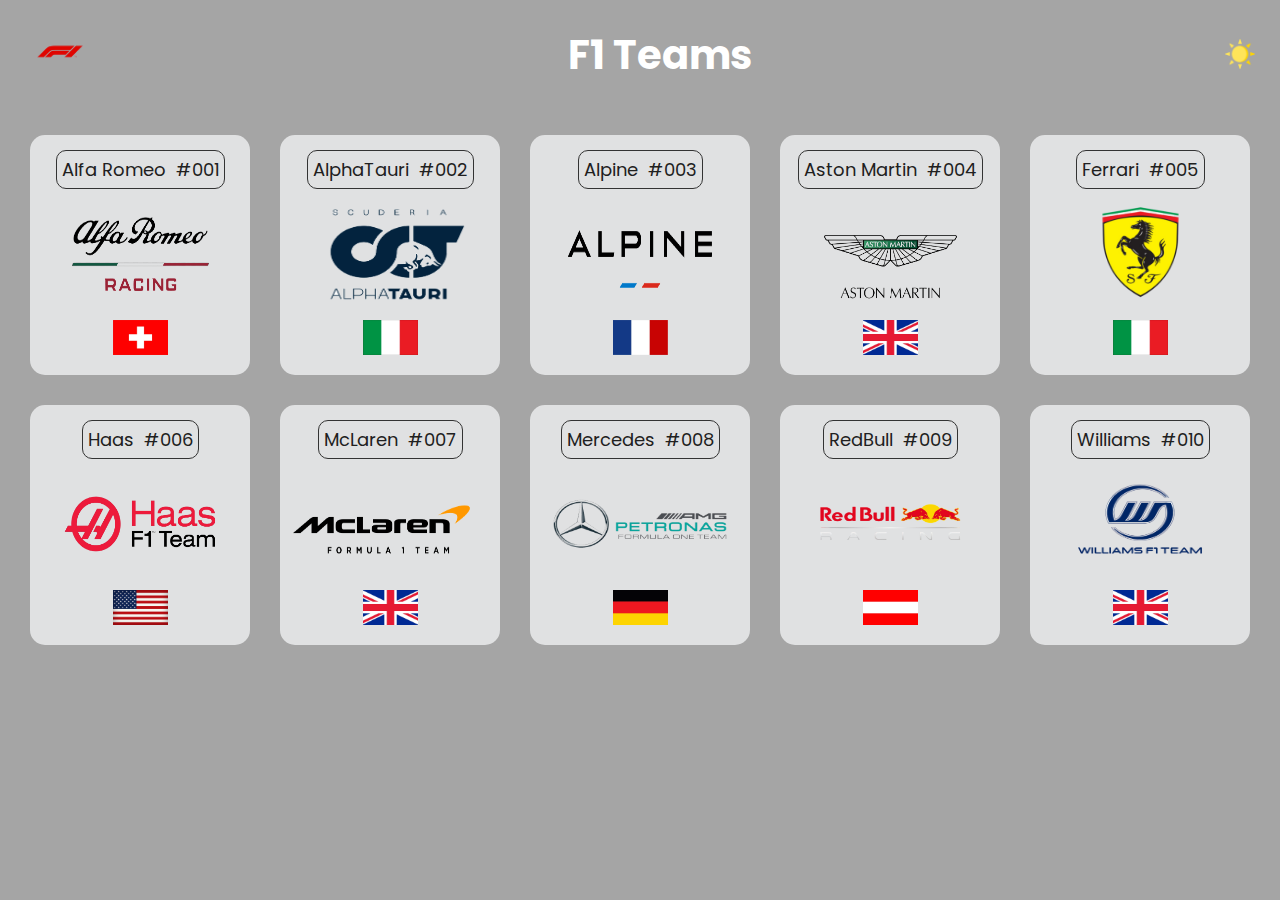
<file: index.html>
<!DOCTYPE html>
<html lang="en">

<head>
    <meta charset="UTF-8" />
    <meta http-equiv="X-UA-Compatible" content="IE=edge" />
    <meta name="viewport" content="width=device-width, initial-scale=1.0" />
    <title>F1 Teams</title>
    <link rel="icon" type="image/png" href="./src/Imagens/F1_logo.png" />

    <link rel="preconnect" href="https://fonts.googleapis.com" />
    <link rel="preconnect" href="https://fonts.gstatic.com" crossorigin />
    <link href="https://fonts.googleapis.com/css2?family=Poppins:wght@300;500;800&display=swap" rel="stylesheet" />

    <link rel="stylesheet" href="./src/css/reset.css">
    <link rel="stylesheet" href="./src/css/estilos.css">
    <link rel="stylesheet" href="./src/css/scrollbar.css">
</head>

<body>
    <header>
        <a target="_blank" href="https://www.formula1.com/">
            <img src="./src/Imagens/F1_logo.png" alt="logo f1" class="logo" />
        </a>
        <h1 class="title">F1 Teams</h1>
        <button id="botao-alterar-tema">
            <img src="./src/Imagens/sun.png" alt="imagem do sol" class="imagem-botao" />
        </button>
    </header>
    <main>
        <ul class="listagem-equipes-f1">
            <li class="cartao-equipe">
                <div class="informacoes">
                    <span>Alfa Romeo</span>
                    <span>#001</span>

                </div>

                <a href="./Info equipes/Alfa_Romeo.html">
                    <img id="alfa-romeo" src="./src/Imagens/Alfa_Romeo_logo.png" alt="Alfa-Romeo" class="escuderia" />
                </a>

                <ul class="nacionalidades-equipes">
                    <li class="nacionalidade"><img class="bandeira"
                            src="./src/Imagens/Bandeiras/1-bandeira-da-suica.png" alt="suiça"></li>
                </ul>

            </li>

            <li class="cartao-equipe">
                <div class="informacoes">
                    <span>AlphaTauri</span>
                    <span>#002</span>
                </div>

                <a href="./Info equipes/AlphaTauri.html">
                    <img id="alpha-tauri" src="./src/Imagens/20210802203849!Logotipo_da_Scuderia_AlphaTauri.png"
                        alt="AlphaTauri" class="escuderia" />
                </a>

                <ul class="nacionalidades-equipes">
                    <li class="nacionalidade"><img class="bandeira" src="./src/Imagens/Bandeiras/bandeira-italia.png"
                            alt="italia"></li>
                </ul>

            </li>

            <li class="cartao-equipe">
                <div class="informacoes">
                    <span>Alpine</span>
                    <span>#003</span>
                </div>
                <a href="./Info equipes/Alpine.html">
                    <img id="alpine" src="./src/Imagens/Alpine_logo.png" alt="Alpine" class="escuderia" />
                </a>

                <ul class="nacionalidades-equipes">
                    <li class="nacionalidade"><img class="bandeira"
                            src="./src/Imagens/Bandeiras/AnyConv.com__bandeira-franca.png" alt="franca"></li>
                </ul>

            </li>

            <li class="cartao-equipe">
                <div class="informacoes">
                    <span>Aston Martin</span>
                    <span>#004</span>
                </div>
                <a href="./Info equipes/Aston_Martin.html">
                    <img id="aston-martin" src="./src/Imagens/Aston_Martin_logo.png" alt="Aston-Martin"
                        class="escuderia" />
                </a>

                <ul class="nacionalidades-equipes">
                    <li class="nacionalidade"><img class="bandeira" src="./src/Imagens/Bandeiras/United Kingdom.png"
                            alt="reino-unido"></li>
                </ul>

            </li>

            <li class="cartao-equipe">
                <div class="informacoes">
                    <span>Ferrari</span>
                    <span>#005</span>
                </div>
                <a href="./Info equipes/Ferrari.html">
                    <img id="ferrari" src="./src/Imagens/Ferrari_logo.png" alt="Ferrari" class="escuderia" />
                </a>

                <ul class="nacionalidades-equipes">
                    <li class="nacionalidade"><img class="bandeira" src="./src/Imagens/Bandeiras/bandeira-italia.png"
                            alt="italia"></li>
                </ul>

            </li>

            <li class="cartao-equipe">
                <div class="informacoes">
                    <span>Haas</span>
                    <span>#006</span>
                </div>
                <a href="./Info equipes/Hass.html">
                    <img id="haas" src="./src/Imagens/Haas_logo.png" alt="Haas" class="escuderia" />
                </a>

                <ul class="nacionalidades-equipes">
                    <li class="nacionalidade"><img class="bandeira"
                            src="./src/Imagens/Bandeiras/USA_Flag_570873_600x400.png" alt="estados-unidos"></li>
                </ul>

            </li>

            <li class="cartao-equipe">
                <div class="informacoes">
                    <span>McLaren</span>
                    <span>#007</span>
                </div>
                <a href="./Info equipes/McLaren.html">
                    <img id="mclaren" src=" ./src/Imagens/McLaren_logo.png" alt="McLaren" class="escuderia" />
                </a>

                <ul class="nacionalidades-equipes">
                    <li class="nacionalidade"><img class="bandeira" src="./src/Imagens/Bandeiras/United Kingdom.png"
                            alt="reino-unido"></li>
                </ul>

            </li>

            <li class="cartao-equipe">
                <div class="informacoes">
                    <span>Mercedes</span>
                    <span>#008</span>
                </div>
                <a href="./Info equipes/Mercedes.html">
                    <img id="mercedes" src="./src/Imagens/Mercedes_logo2.png" alt="Mercedes" class="escuderia" />
                </a>

                <ul class="nacionalidades-equipes">
                    <li class="nacionalidade"><img class="bandeira"
                            src="./src/Imagens/Bandeiras/bandeira-da-alemanha_1.png" alt="alemanha"></li>
                </ul>

            </li>

            <li class="cartao-equipe">
                <div class="informacoes">
                    <span>RedBull</span>
                    <span>#009</span>
                </div>
                <a href="./Info equipes/RedBull.html">
                    <img id="redbull" src="./src/Imagens/Redbull_logo4.png" alt="RedBull" class="escuderia" />
                </a>

                <ul class="nacionalidades-equipes">
                    <li class="nacionalidade"><img class="bandeira"
                            src="./src/Imagens/Bandeiras/1-bandeira-da-austria.png" alt="austria"></li>
                </ul>

            </li>

            <li class="cartao-equipe">
                <div class="informacoes">
                    <span>Williams</span>
                    <span>#010</span>
                </div>
                <a href="./Info equipes/Williams.html">
                    <img id="williams" src="./src/Imagens/Williams_logo.png" alt="Williams" class="escuderia" />
                </a>
                <ul class="nacionalidades-equipes">
                    <li class="nacionalidade"><img class="bandeira" src="./src/Imagens/Bandeiras/United Kingdom.png"
                            alt="reino-unido"></li>
                </ul>

            </li>
        </ul>
    </main>

    <script src="./src/js/index.js"></script>
</body>

</html>
</file>
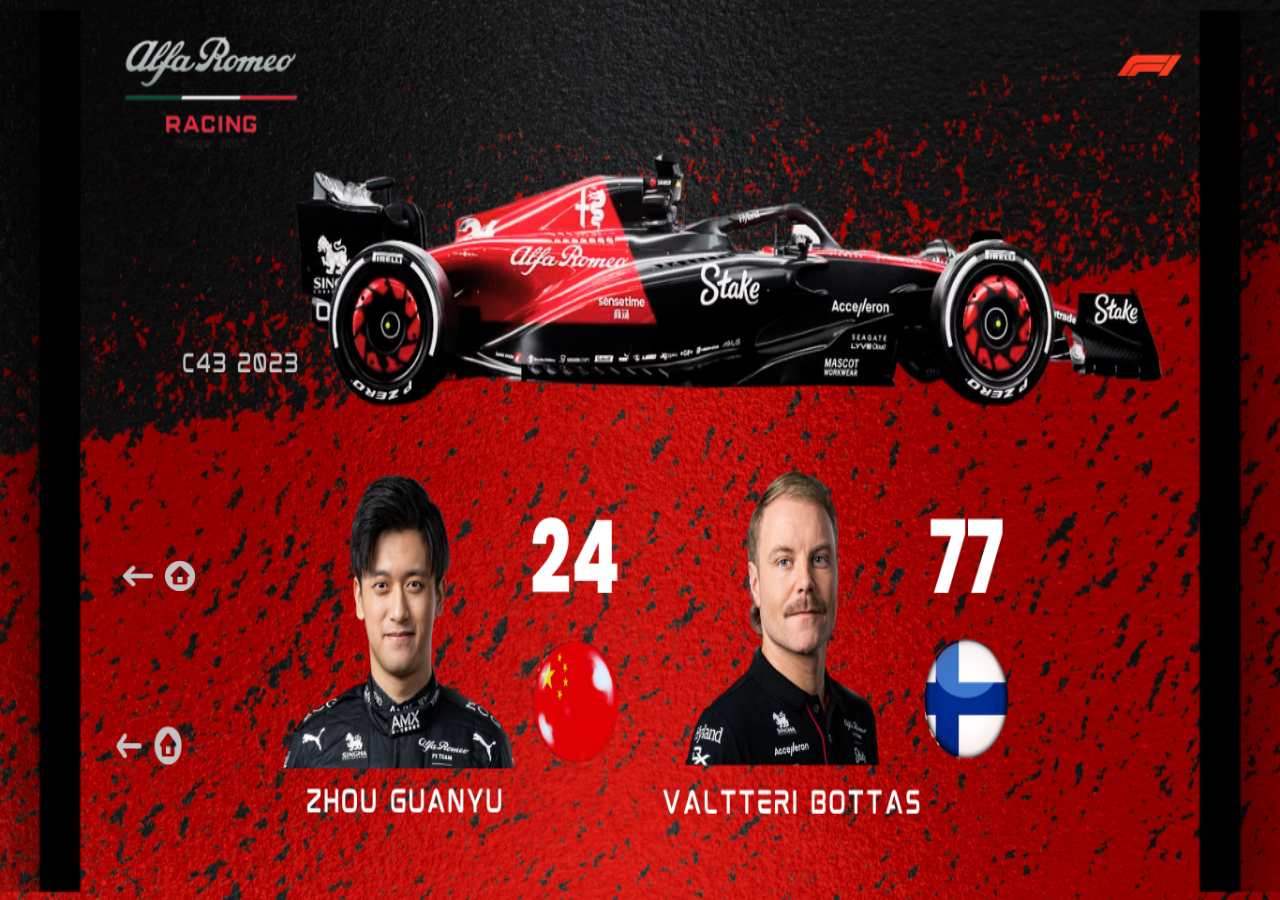
<file: Info equipes/Alfa_Romeo.html>
<!DOCTYPE html>
<html lang="en">

<head>
    <meta charset="UTF-8">
    <meta http-equiv="X-UA-Compatible" content="IE=edge">
    <meta name="viewport" content="width=device-width, initial-scale=1.0">
    <link rel="icon" href="./imagens navegador/alfa_romeo - Copy.png">
    <title>Alfa Romeo</title>

</head>

<body>

    <div id="alfa-romeo">
        <div id="links">
            <a href="../index.html">
                <img id="return" src="./Imagens/Botões/alfa romeo/Design sem nome (1).png" alt="return">
            </a>


            <a href="#">
                <img id="home" src="./Imagens/Botões/alfa romeo/Design sem nome (2).png" alt="home">
            </a>
        </div>
    </div>
</body>

<style>
    * {
        margin: 0;
        padding: 0;
    }

    #alfa-romeo {
        display: flex;
        justify-content: center;
        background-image: url('./Imagens/Bakcgrounds/Alfa\ Romeo.png');
        background-size: 100% 100%;
        position: relative;
        background-repeat: no-repeat;
        width: 100%;
        height: 100vh;
    }

    #links {
        position: absolute;
        top: 561px;
        left: 123px;
        display: flex;
        gap: 12px;
    }

    #return,
    #home {
        height: 30px;
        width: 30px;
    }

    #return img,
    #home img {
        width: 100%;
        height: 100%;
    }
</style>

</html>
</file>
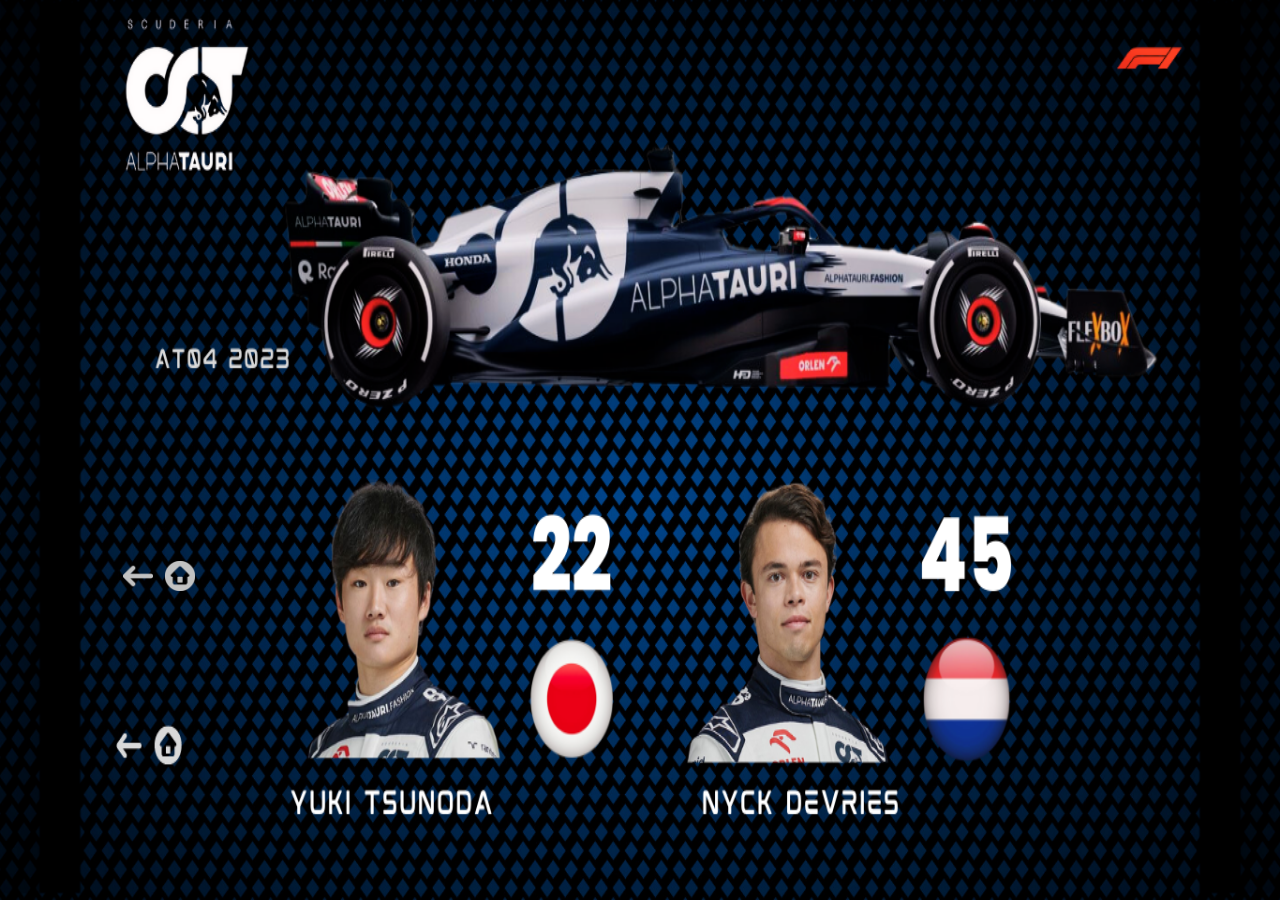
<file: Info equipes/AlphaTauri.html>
<!DOCTYPE html>
<html lang="en">

<head>
    <meta charset="UTF-8">
    <meta http-equiv="X-UA-Compatible" content="IE=edge">
    <meta name="viewport" content="width=device-width, initial-scale=1.0">
    <link rel="icon" href="./imagens navegador/alphatauri (2).png">
    <title>AlphaTauri</title>

</head>

<body>

    <div id="alphatauri">
        <div id="links">
            <a href="../index.html">
                <img id="return" src="./Imagens/Botões/alphatauri/Design sem nome (1).png" alt="return">
            </a>


            <a href="#">
                <img id="home" src="./Imagens/Botões/alphatauri/Design sem nome (2).png" alt="home">
            </a>
        </div>
    </div>
</body>

<style>
    * {
        margin: 0;
        padding: 0;
    }

    #alphatauri {
        display: flex;
        justify-content: center;
        background-image: url('./Imagens/Bakcgrounds/AlphaTauri.png');
        background-size: 100% 100%;
        position: relative;
        background-repeat: no-repeat;
        width: 100%;
        height: 100vh;
    }

    #links {
        position: absolute;
        top: 561px;
        left: 123px;
        display: flex;
        gap: 12px;
    }

    #return,
    #home {
        height: 30px;
        width: 30px;
    }

    #return img,
    #home img {
        width: 100%;
        height: 100%;
    }
</style>

</html>
</file>
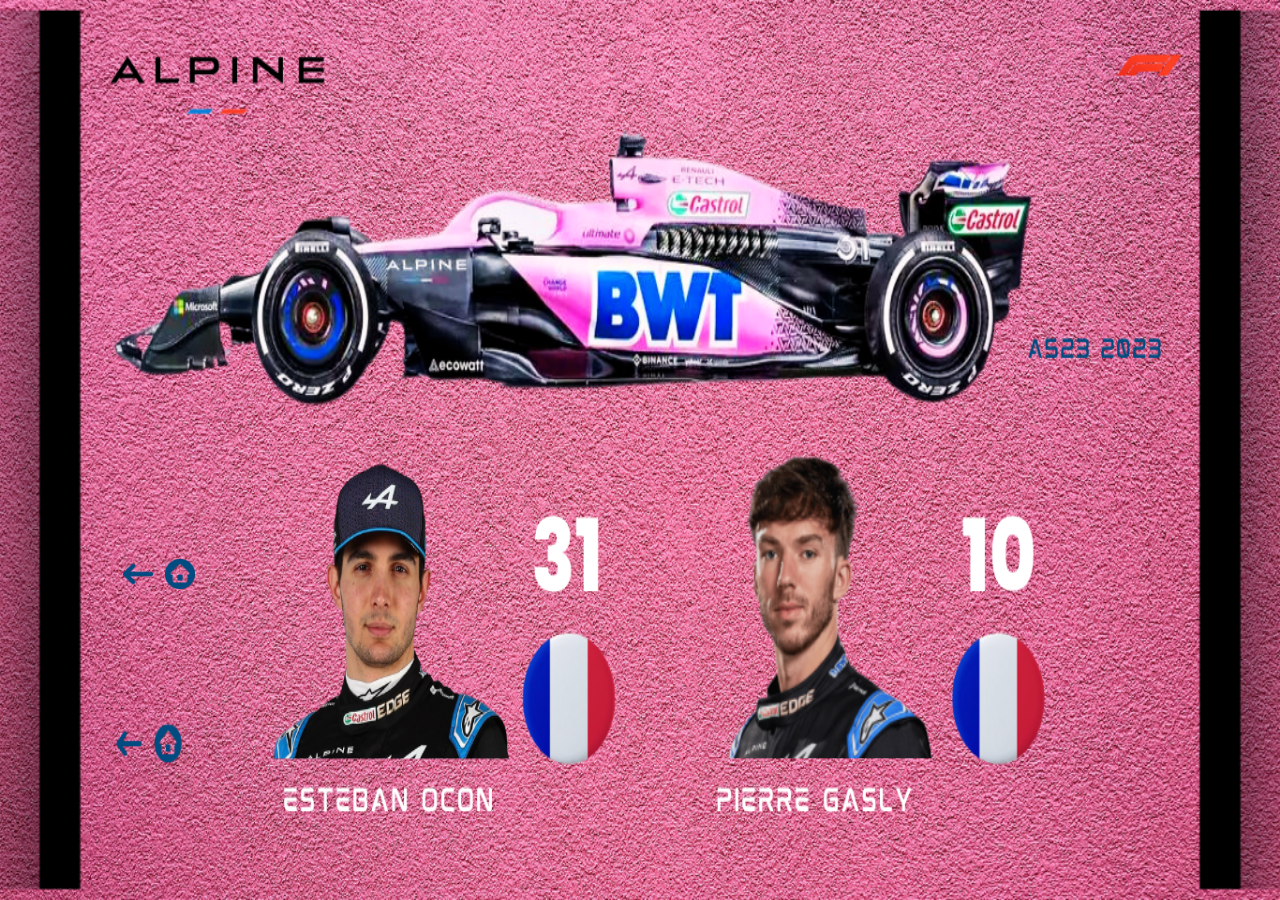
<file: Info equipes/Alpine.html>
<!DOCTYPE html>
<html lang="en">

<!DOCTYPE html>
<html lang="en">

<head>
    <meta charset="UTF-8">
    <meta http-equiv="X-UA-Compatible" content="IE=edge">
    <meta name="viewport" content="width=device-width, initial-scale=1.0">
    <link rel="icon" href="./imagens navegador/alphatauri (2).png">
    <title>Alpine</title>

</head>

<body>

    <div id="alpine">
        <div id="links">
            <a href="../index.html">
                <img id="return" src="./Imagens/Botões/alpine/Design sem nome.png" alt="return">
            </a>


            <a href="#">
                <img id="home" src="./Imagens/Botões/alpine/Design sem nome (1).png" alt="home">
            </a>
        </div>
    </div>
</body>

<style>
    * {
        margin: 0;
        padding: 0;
    }

    #alpine {
        display: flex;
        justify-content: center;
        background-image: url('./Imagens/Bakcgrounds/Alpine.png');
        background-size: 100% 100%;
        position: relative;
        background-repeat: no-repeat;
        width: 100%;
        height: 100vh;
    }

    #links {
        position: absolute;
        top: 559px;
        left: 123px;
        display: flex;
        gap: 12px;
    }

    #return,
    #home {
        height: 30px;
        width: 30px;
    }

    #return img,
    #home img {
        width: 100%;
        height: 100%;
    }
</style>

</html>
</file>
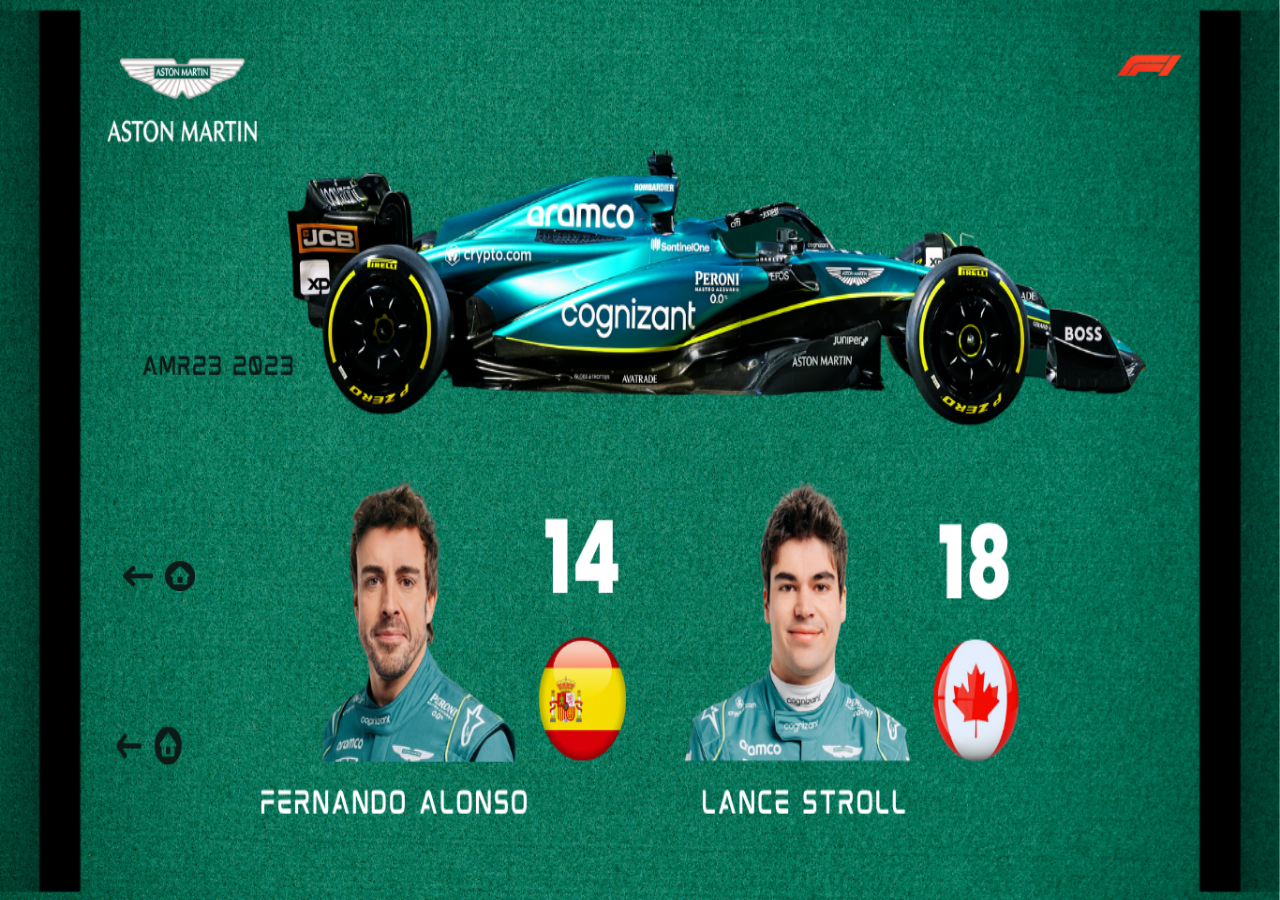
<file: Info equipes/Aston_Martin.html>
<!DOCTYPE html>
<html lang="en">

<head>
    <meta charset="UTF-8">
    <meta http-equiv="X-UA-Compatible" content="IE=edge">
    <meta name="viewport" content="width=device-width, initial-scale=1.0">
    <link rel="icon" href="./imagens navegador/alfa_romeo - Copy.png">
    <title>Aston Martin</title>

</head>

<body>

    <div id="aston-martin">
        <div id="links">
            <a href="../index.html">
                <img id="return" src="./Imagens/Botões/aston martin/Design sem nome (2).png" alt="return">
            </a>


            <a href="#">
                <img id="home" src="./Imagens/Botões/aston martin/Design sem nome.png" alt="home">
            </a>
        </div>
    </div>
</body>

<style>
    * {
        margin: 0;
        padding: 0;
    }

    #aston-martin {
        display: flex;
        justify-content: center;
        background-image: url('./Imagens/Bakcgrounds/Aston\ Martin.png');
        background-size: 100% 100%;
        position: relative;
        background-repeat: no-repeat;
        width: 100%;
        height: 100vh;
    }

    
    #links {
        position: absolute;
        top: 561px;
        left: 123px;
        display: flex;
        gap: 12px;
    }

    #return,
    #home {
        height: 30px;
        width: 30px;
    }

    #return img,
    #home img {
        width: 100%;
        height: 100%;
    }
</style>

</html>
</file>
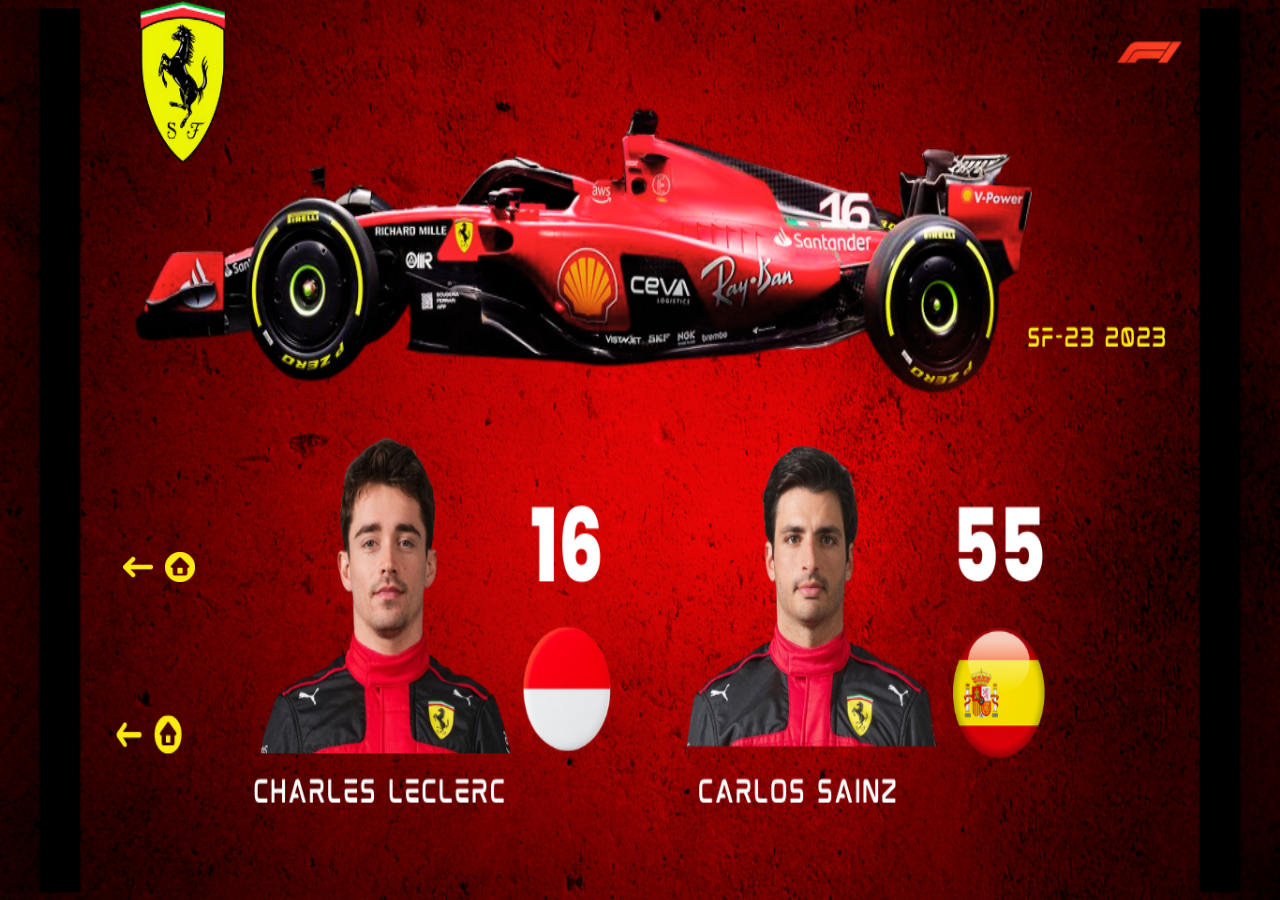
<file: Info equipes/Ferrari.html>
<!DOCTYPE html>
<html lang="en">

<head>
    <meta charset="UTF-8">
    <meta http-equiv="X-UA-Compatible" content="IE=edge">
    <meta name="viewport" content="width=device-width, initial-scale=1.0">
    <link rel="icon" href="./imagens navegador/alfa_romeo - Copy.png">
    <title>Ferrari</title>

</head>

<body>

    <div id="ferrari">
        <div id="links">
            <a href="../index.html">
                <img id="return" src="./Imagens/Botões/ferrari/Design sem nome (2).png" alt="return">


            <a href="#">
                <img id="home" src="./Imagens/Botões/ferrari/Design sem nome (3).png" alt="home">
            </a>
        </div>
    </div>
</body>

<style>
    * {
        margin: 0;
        padding: 0;
    }

    #ferrari {
        display: flex;
        justify-content: center;
        background-image: url('./Imagens/Bakcgrounds/Ferrari.png');
        background-size: 100% 100%;
        position: relative;
        background-repeat: no-repeat;
        width: 100%;
        height: 100vh;
    }

    #links {
        position: absolute;
        top: 552px;
        left: 123px;
        display: flex;
        gap: 12px;
    }

    #return,
    #home {
        height: 30px;
        width: 30px;
    }

    #return img,
    #home img {
        width: 100%;
        height: 100%;
    }
</style>

</html>
</file>
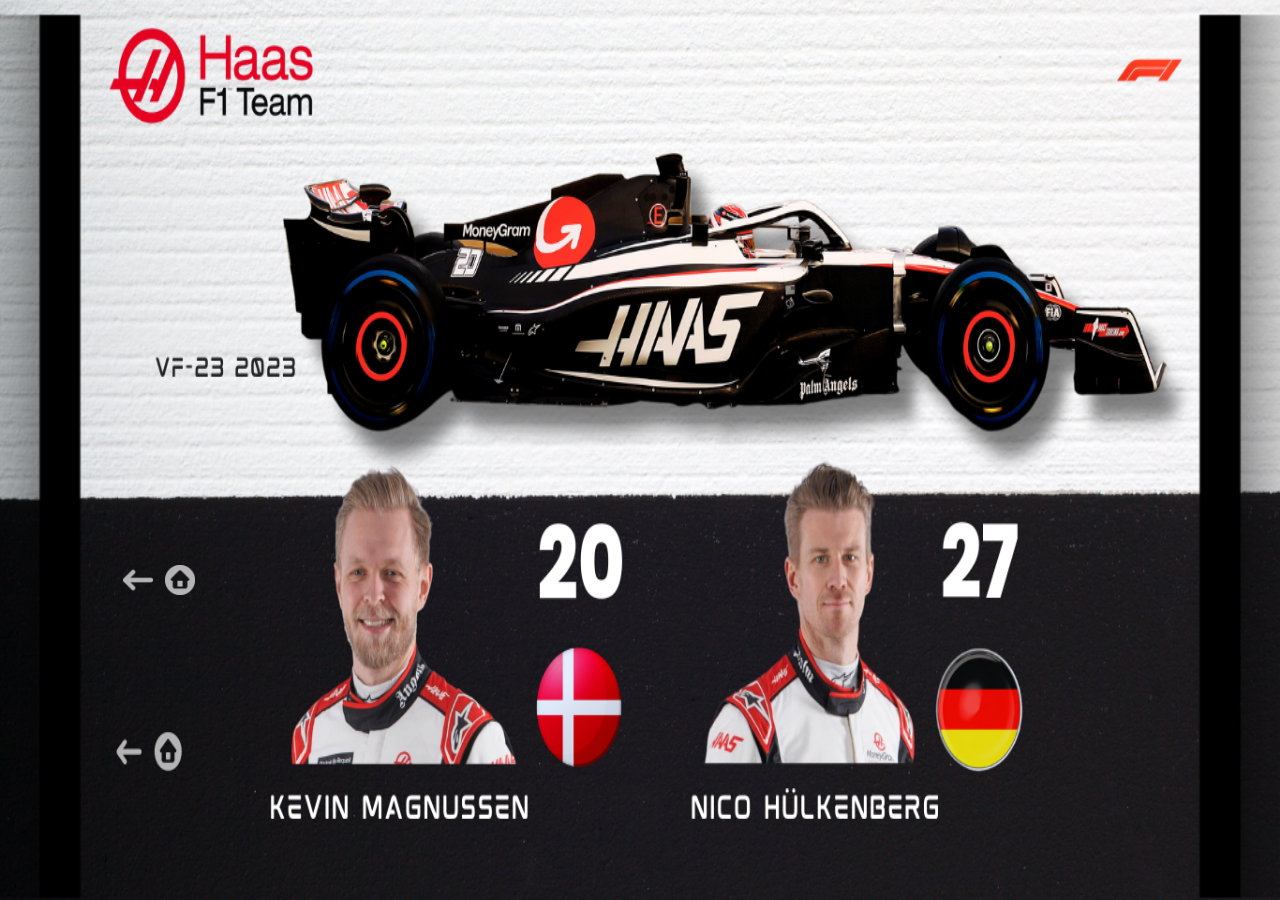
<file: Info equipes/Hass.html>
<!DOCTYPE html>
<html lang="en">

<head>
    <meta charset="UTF-8">
    <meta http-equiv="X-UA-Compatible" content="IE=edge">
    <meta name="viewport" content="width=device-width, initial-scale=1.0">
    <link rel="icon" href="./imagens navegador/alfa_romeo - Copy.png">
    <title>Haas</title>

</head>

<body>

    <div id="haas">
        <div id="links">
            <a href="../index.html">
                <img id="return" src="./Imagens/Botões/haas/Design sem nome.png" alt="return">
            </a>


            <a href="#">
                <img id="home" src="./Imagens/Botões/haas/Design sem nome (1).png" alt="home">
            </a>
        </div>
    </div>
</body>

<style>
    * {
        margin: 0;
        padding: 0;
    }

    #haas {
        display: flex;
        justify-content: center;
        background-image: url('./Imagens/Bakcgrounds/Haas.png');
        background-size: 100% 100%;
        position: relative;
        background-repeat: no-repeat;
        width: 100%;
        height: 100vh;
    }

    #links {
        position: absolute;
        top: 565px;
        left: 123px;
        display: flex;
        gap: 12px;
    }

    #return,
    #home {
        height: 30px;
        width: 30px;
    }

    #return img,
    #home img {
        width: 100%;
        height: 100%;
    }
</style>

</html>
</file>
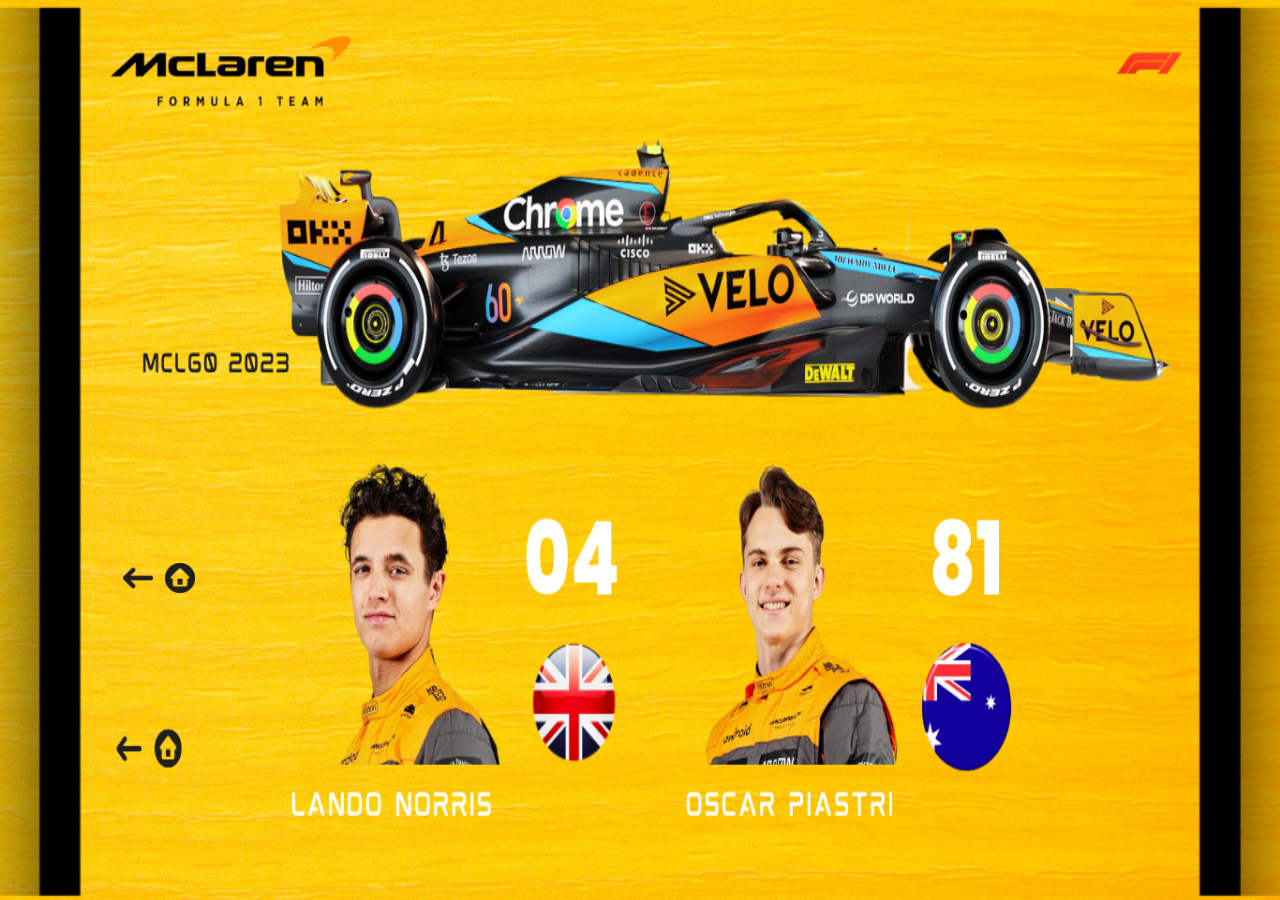
<file: Info equipes/McLaren.html>
<!DOCTYPE html>
<html lang="en">

<head>
    <meta charset="UTF-8">
    <meta http-equiv="X-UA-Compatible" content="IE=edge">
    <meta name="viewport" content="width=device-width, initial-scale=1.0">
    <link rel="icon" href="./imagens navegador/alfa_romeo - Copy.png">
    <title>McLaren</title>

</head>

<body>

    <div id="mclaren">
        <div id="links">
            <a href="../index.html">
                <img id="return" src="./Imagens/Botões/mclaren/Design sem nome (1).png" alt="return">


            <a href="#">
                <img id="home" src="./Imagens/Botões/mclaren/Design sem nome.png" alt="home">
            </a>
        </div>
    </div>
</body>

<style>
    * {
        margin: 0;
        padding: 0;
    }

    #mclaren {
        display: flex;
        justify-content: center;
        background-image: url('./Imagens/Bakcgrounds/McLaren.png');
        background-size: 100% 100%;
        position: relative;
        background-repeat: no-repeat;
        width: 100%;
        height: 100vh;
    }

    #links {
        position: absolute;
        top: 563px;
        left: 123px;
        display: flex;
        gap: 12px;
    }

    #return,
    #home {
        height: 30px;
        width: 30px;
    }

    #return img,
    #home img {
        width: 100%;
        height: 100%;
    }
</style>

</html>
</file>
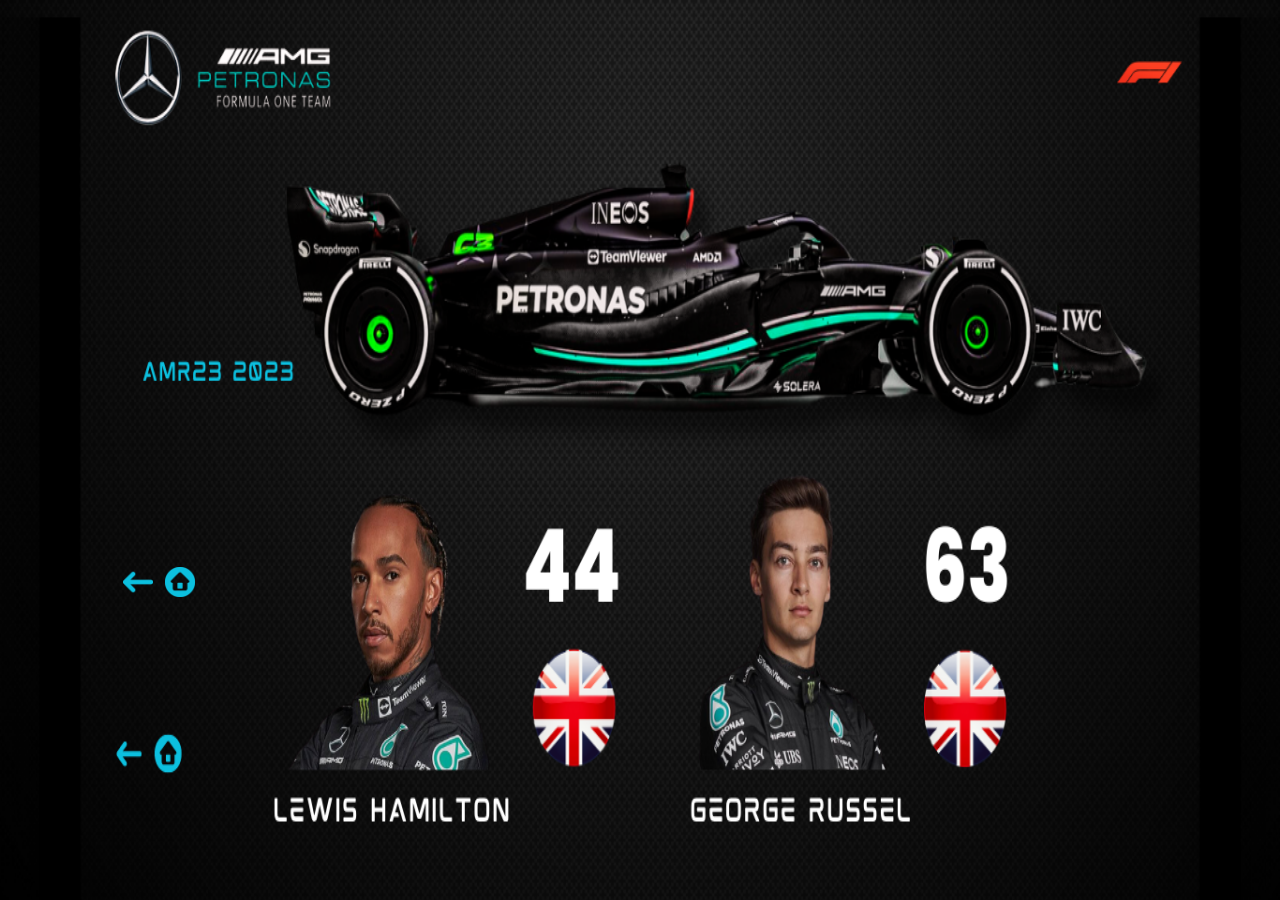
<file: Info equipes/Mercedes.html>
<!DOCTYPE html>
<html lang="en">

<head>
    <meta charset="UTF-8">
    <meta http-equiv="X-UA-Compatible" content="IE=edge">
    <meta name="viewport" content="width=device-width, initial-scale=1.0">
    <link rel="icon" href="./imagens navegador/alfa_romeo - Copy.png">
    <title>Mercedes</title>

</head>

<body>

    <div id="mercedes">
        <div id="links">
            <a href="../index.html">
                <img id="return" src="./Imagens/Botões/mercedes/Design sem nome (3).png" alt="return">


            <a href="#">
                <img id="home" src="./Imagens/Botões/mercedes/Design sem nome (2).png" alt="home">
            </a>
        </div>
    </div>
</body>

<style>
    * {
        margin: 0;
        padding: 0;
    }

    #mercedes {
        display: flex;
        justify-content: center;
        background-image: url('./Imagens/Bakcgrounds/Mercedes.png');
        background-size: 100% 100%;
        position: relative;
        background-repeat: no-repeat;
        width: 100%;
        height: 100vh;
    }

    #links {
        position: absolute;
        top: 567px;
        left: 123px;
        display: flex;
        gap: 12px;
    }

    #return,
    #home {
        height: 30px;
        width: 30px;
    }

    #return img,
    #home img {
        width: 100%;
        height: 100%;
    }
</style>

</html>
</file>
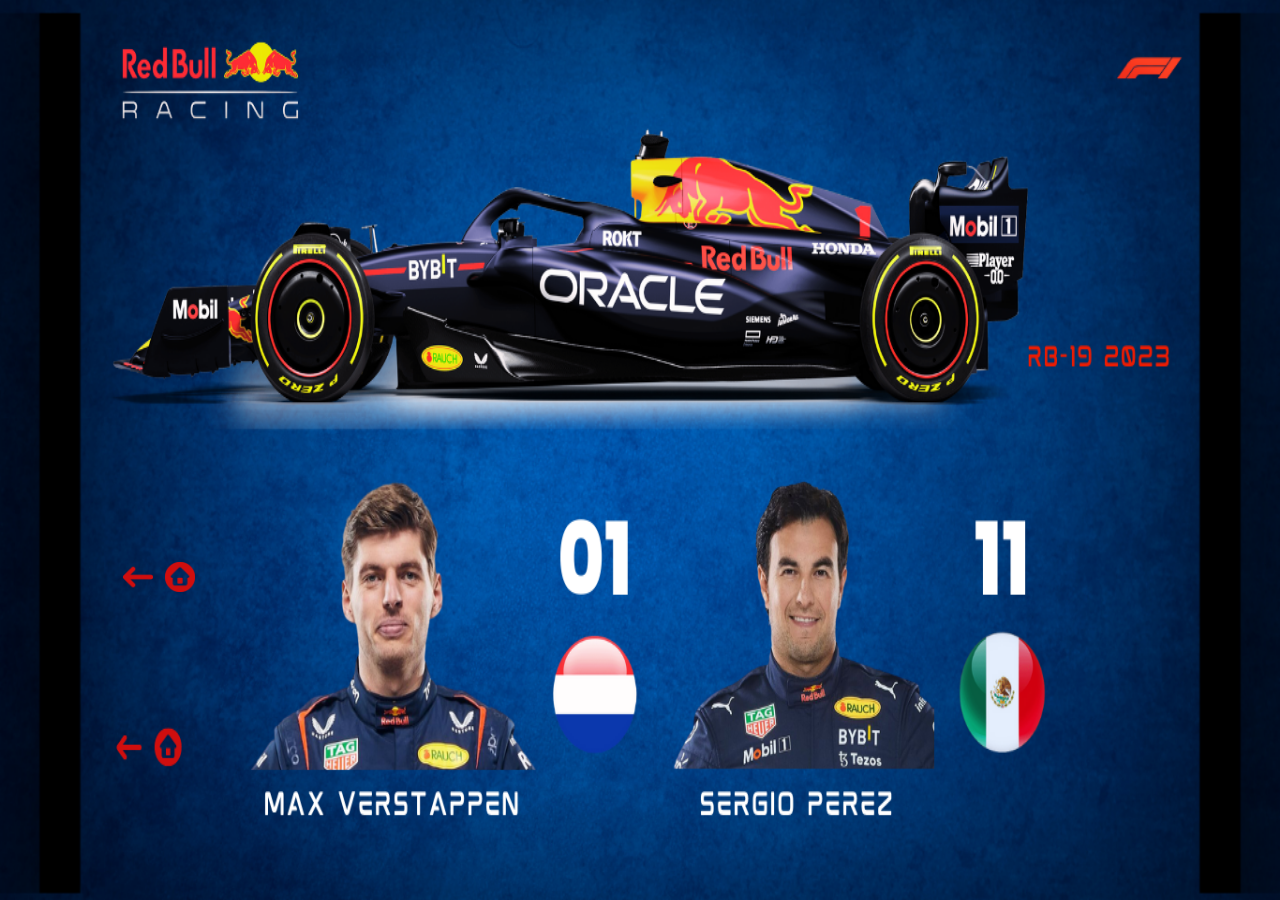
<file: Info equipes/RedBull.html>
<!DOCTYPE html>
<html lang="en">

<head>
    <meta charset="UTF-8">
    <meta http-equiv="X-UA-Compatible" content="IE=edge">
    <meta name="viewport" content="width=device-width, initial-scale=1.0">
    <link rel="icon" href="./imagens navegador/alfa_romeo - Copy.png">
    <title>RedBull</title>

</head>

<body>

    <div id="redbull">
        <div id="links">
            <a href="../index.html">
                <img id="return" src="./Imagens/Botões/redbull/Design sem nome (5).png" alt="return">


            <a href="#">
                <img id="home" src="./Imagens/Botões/redbull/Design sem nome (4).png" alt="home">
            </a>
        </div>
    </div>
</body>

<style>
    * {
        margin: 0;
        padding: 0;
    }

    #redbull {
        display: flex;
        justify-content: center;
        background-image: url('./Imagens/Bakcgrounds/Red\ Bull.png');
        background-size: 100% 100%;
        position: relative;
        background-repeat: no-repeat;
        width: 100%;
        height: 100vh;
    }

    #links {
        position: absolute;
        top: 562px;
        left: 123px;
        display: flex;
        gap: 12px;
    }

    #return,
    #home {
        height: 30px;
        width: 30px;
    }

    #return img,
    #home img {
        width: 100%;
        height: 100%;
    }
</style>

</html>
</file>
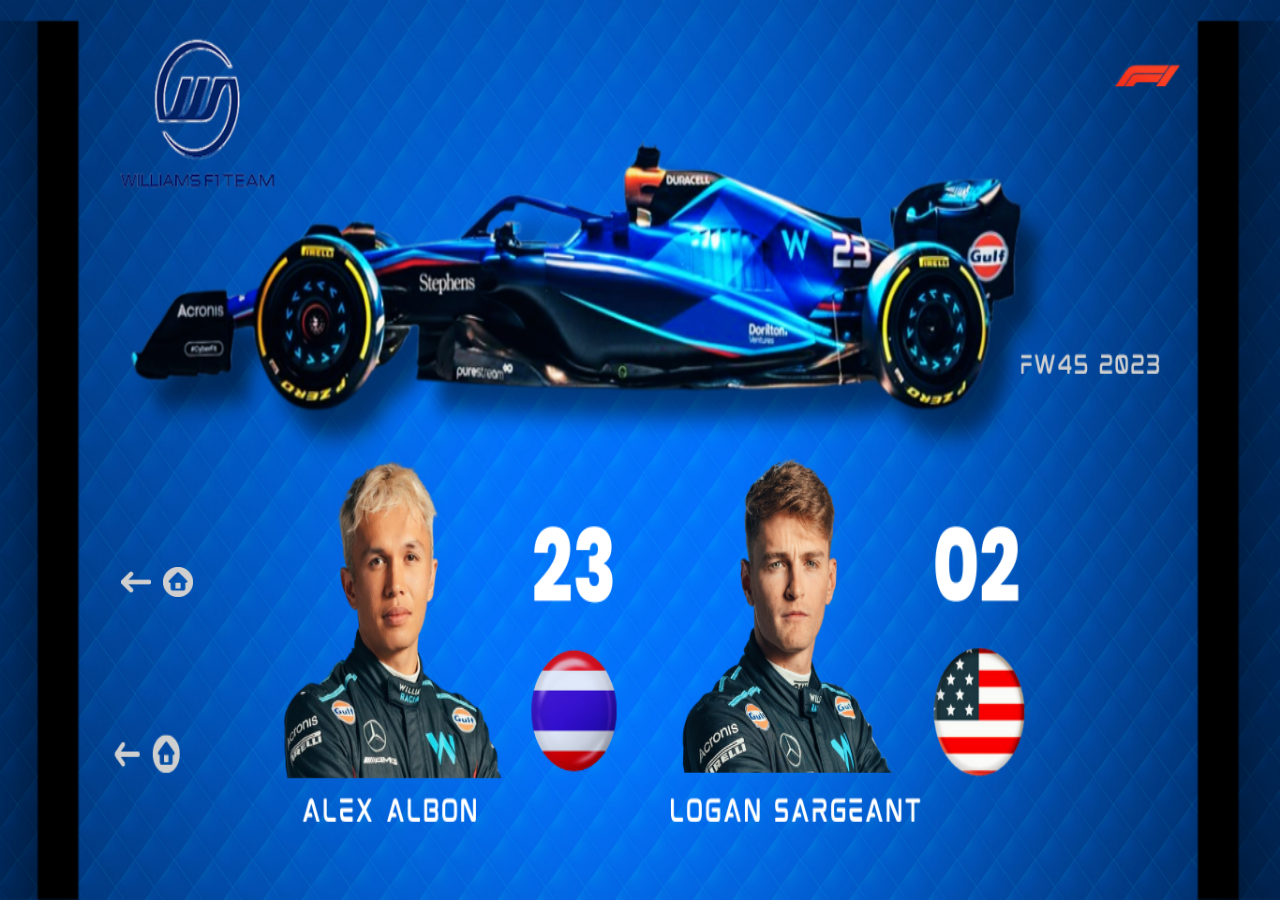
<file: Info equipes/Williams.html>
<!DOCTYPE html>
<html lang="en">

<head>
    <meta charset="UTF-8">
    <meta http-equiv="X-UA-Compatible" content="IE=edge">
    <meta name="viewport" content="width=device-width, initial-scale=1.0">
    <link rel="icon" href="./imagens navegador/alfa_romeo - Copy.png">
    <title>Williams</title>

</head>

<body>

    <div id="williams">
        <div id="links">
            <a href="../index.html">
                <img id="return" src="./Imagens/Botões/williams/Design sem nome (7).png" alt="return">


            <a href="#">
                <img id="home" src="./Imagens/Botões/williams/Design sem nome (6).png" alt="home">
            </a>
        </div>
    </div>
</body>

<style>
    * {
        margin: 0;
        padding: 0;
    }

    #williams {
        display: flex;
        justify-content: center;
        background-image: url('./Imagens/Bakcgrounds/Williams.png');
        background-size: 100% 100%;
        position: relative;
        background-repeat: no-repeat;
        width: 100%;
        height: 100vh;
    }

    #links {
        position: absolute;
        top: 567px;
        left: 121px;
        display: flex;
        gap: 12px;
    }

    #return,
    #home {
        height: 30px;
        width: 30px;
    }

    #return img,
    #home img {
        width: 100%;
        height: 100%;
    }
</style>

</html>
</file>
<file: src/css/estilos.css>
body {
	font-family: 'Poppins', sans-serif;
	max-width: 1280px;
	margin: 0 auto;
	background-color: #7a7a7aad;
	color: #202020;
}

body.modo-escuro  {
	background-color: #0d0d0d;
	color: #f2f2f2;
}

header {
	display: flex;
	justify-content: space-between;
	padding: 25px;
}

header .logo {
	width: 70px;
	transition: 0.2s ease-in-out;
}

header .title{
	font-size: 40px;
	color: rgb(255, 255, 255);
}

header .imagem-botao {
	width: 30px;
	transition: 0.2s ease-in-out;
}

header #botao-alterar-tema {
	background: none;
	border: none;
}

header .logo:hover,
header .imagem-botao:hover,
main .cartao-equipe:hover {
	transform: scale(1.05);
	cursor: pointer;
}

main {
	padding: 25px;
}

main .listagem-equipes-f1 {
	display: flex;
	flex-wrap: wrap;
	gap: 30px;
	justify-content: center;
}

main .cartao-equipe {
	background-color: #e0e1e2;
	width: 220px;
	height: 240px;
	padding: 15px;
	display: flex;
	flex-direction: column;
	align-items: center;
	gap: 15px;
	border-radius: 15px;
	transition: ease-in-out 0.2s;
	position: relative;
}

main .cartao-equipe:hover {
	background-color: #9cd3d1;
}

.modo-escuro .cartao-equipe {
	background-color: #7a7a7a;
}

main .cartao-equipe .informacoes {
	display: flex;
	justify-content: space-between;
	border: 1px solid #333333;
	border-radius: 10px;
}

main .cartao-equipe .informacoes span {
	padding: 5px;
	text-transform: capitalize;
	font-size: 18px;
}

main #alfa-romeo {
	width: 215px;
	height: 100px;
}

main #alpha-tauri {
	width: 160px;
	height: 100px;
}

main #alpine {
	width: 160px;
	height: 110px;
}

main #ferrari {
	width: 115px;
	height: 100px;
}

main #aston-martin {
	width: 150px;
	height: 120px;
}

main #haas {
	width: 160px;
	height: 100px;
}

main #mclaren {
	width: 220px;
	height: 100px;
}

main #mercedes {
	width: 180px;
	height: 100px;
}

main #redbull {
	width: 180px;
	height: 100px;
}

main #williams {
	width: 150px;
	height: 90px;
}

main .cartao-equipe .nacionalidades-equipes {
	display: flex;
	justify-content: center;
	gap: 20px;
	color: #ffffff;
	position: absolute;
	top: 180px;
}

main .cartao-equipe .nacionalidade {
	padding: 5px;
	border-radius: 10px;
}

main .bandeira {
	width: 55px;
	height: 35px;
}
</file>
<file: src/css/scrollbar.css>
/* ===== Scrollbar CSS ===== */

*::-webkit-scrollbar {
	width: 12px;
}

*::-webkit-scrollbar-track {
	background: #f1e9e9;
}

*::-webkit-scrollbar-thumb {
	background-color: #191443;
	border-radius: 10px;
	border: 3px solid #ffffff;
}
</file>
